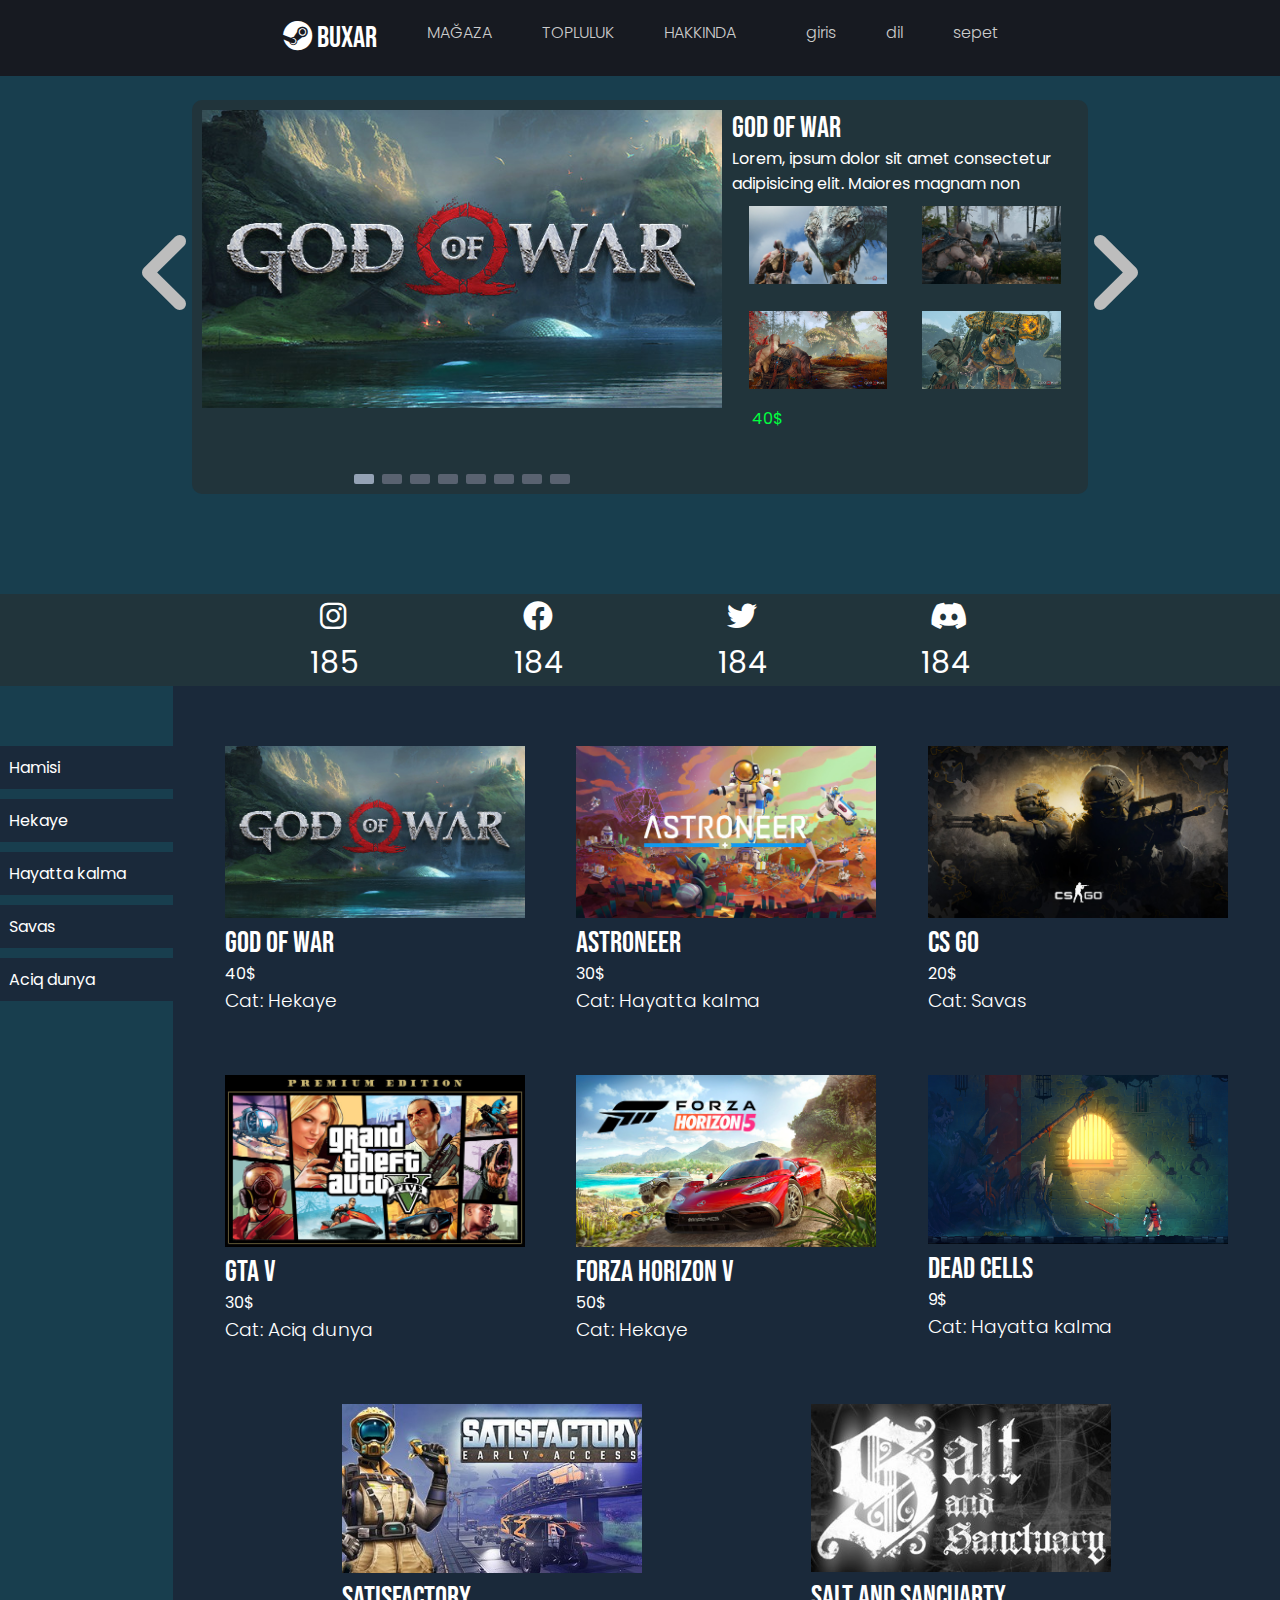
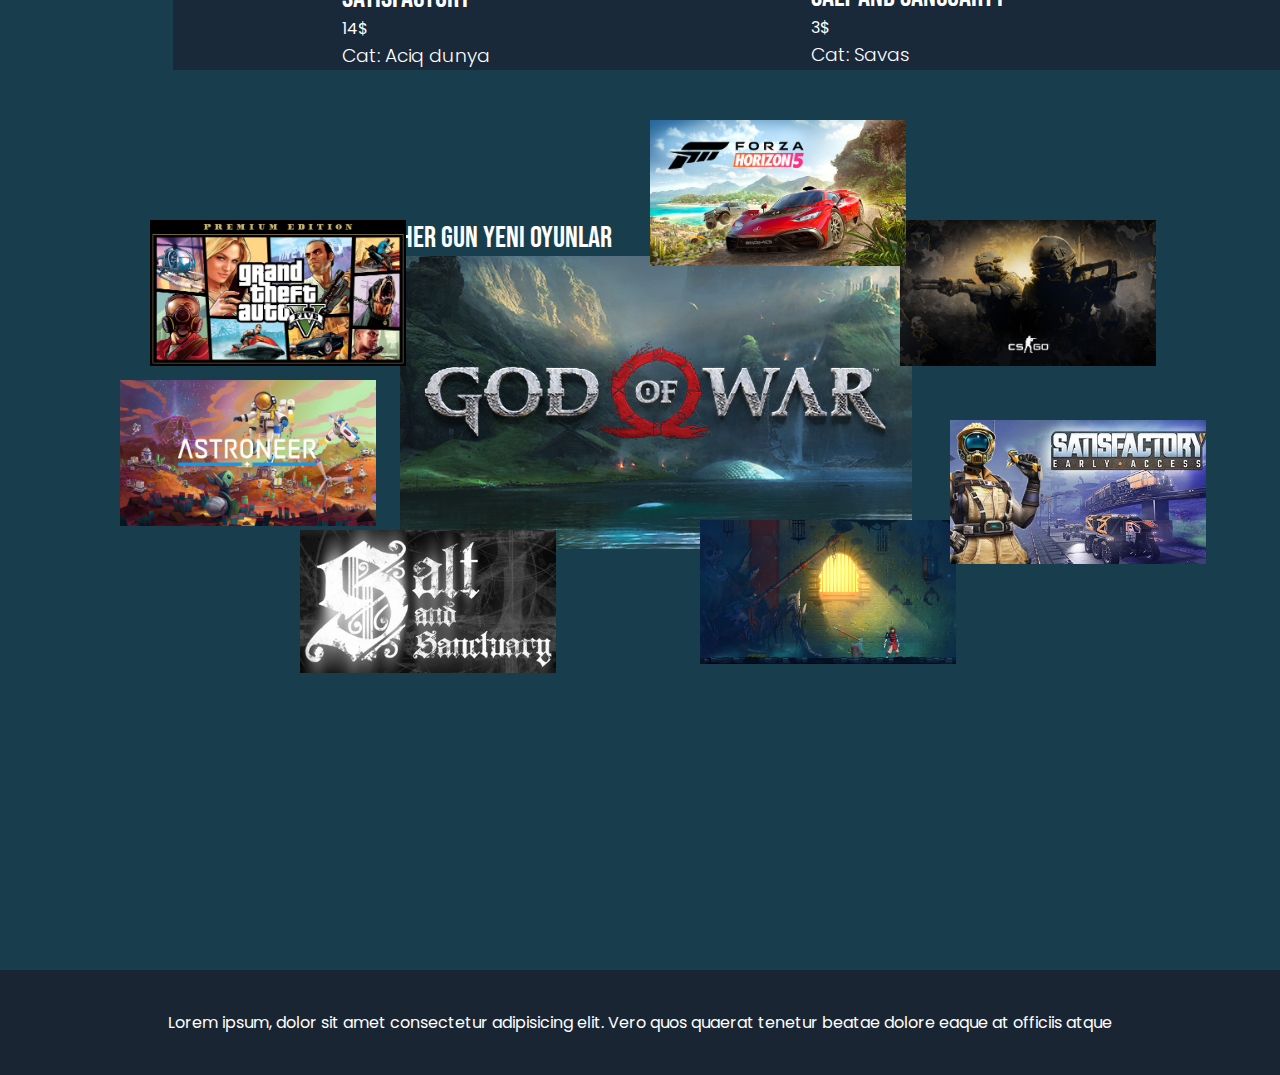
<file: index.html>
<!DOCTYPE html>
<html lang="en">

<head>
  <meta charset="UTF-8">
  <meta http-equiv="X-UA-Compatible" content="IE=edge">
  <meta name="viewport" content="width=device-width, initial-scale=1.0">
  <link rel="stylesheet" href="https://cdnjs.cloudflare.com/ajax/libs/font-awesome/6.0.0-beta3/css/all.min.css">
  <script src="https://code.jquery.com/jquery-3.6.0.min.js"></script>
  <link rel="stylesheet" href="stil.css">
  <title>Buxar.az</title>
</head>

<body>

  <!-- nav -->
  <nav>
    <div class="abso close"><i class="fas fa-bars"></i></div> <!-- menu -->
    <div class="nav">
      <h1><i class="fab fa-steam"></i> BUXAR</h1>
      <ul class="nbul">
        <li><a class="maq">MAĞAZA</a>
          <ul>
            <li><a class="maq">ANA SAYFA</a></li>
            <li><a class="keshif" href="#head">KEŞİF KUYRUĞU</a></li>
            <li><a>İSTEK LİSTESİ</a></li>
          </ul>
        </li>
        <li><a>TOPLULUK</a>
          <ul>
            <li><a>ANA SAYFA</a></li>
            <li><a>TARTIŞMALAR</a></li>
            <li><a>ATÖLYE</a></li>
          </ul>
        </li>
        <li><a href="hakkinda.html">HAKKINDA</a></li>
        <div class="df2">
          <p class="pgir qeyd"><a>giris</a>
            <li><a class="dil">dil</a>
              <ul>
                <li><a>Rahatdısa sən dəyiş</a></li>
              </ul>
            </li>
            <a class="spt">sepet</a>
          </p>
        </div>
      </ul>
    </div>
    <div class="remenucl">
      <div class="remenu">
        <a>
          <div class="rebor qeyd rempl2 close">Giris ele</div>
        </a>
        <div class="rebor maga">
          <div class="divi">
            <p>Magaza</p> <i class="firlan fas fa-chevron-up"></i>
          </div>
          <ul>
            <li><a class="maq close">Ana sayfa</a></li>
            <li><a class="keshif close">KEŞİF KUYRUĞU</a></li>
            <li><a>İSTEK LİSTESİ</a></li>
          </ul>
        </div>
        <div class="rebor top">
          <div class="divi">
            <p>Topluluk</p> <i class="firlan fas fa-chevron-up"></i>
          </div>
          <ul>
            <li><a>ANA SAYFA</a></li>
            <li><a>TARTIŞMALAR</a></li>
            <li><a>ATÖLYE</a></li>
          </ul>
        </div>
        <a href="hakkinda.html">
          <div class="rebor rempl2">Hakkında</div>
        </a>
        <a>
          <div class="spt rebor rempl2 close">Sepet</div>
        </a>
        <div class="rebor maga2">
          <div class="divi">
            <p>Dil</p> <i class="firlan fas fa-chevron-up"></i>
          </div>
          <ul>
            <li>Rahatdısa sən dəyiş</li>
          </ul>
        </div>
        <div class="icons">

          <div class="icon"><i class="fab fa-instagram"></i></div>
          <div class="icon"><i class="fab fa-facebook"></i></div>
          <div class="icon"><i class="fab fa-twitter"></i></div>
          <div class="icon"><i class="fab fa-discord"></i></div>
        </div>
      </div>
    </div>
  </nav>

  <!-- header -->
  <header class="g" id="head">
    <div class="ic" id="ileft"><i class="fas fa-angle-left"></i></div>
    <div class="orta" say="1">
      <div class="sek1">
        <div class="mydrug">
          <img class="sek111" src="./sekil/gw/gw1.jpg" alt="">
        </div>
        <div class="btolan">
        </div>
      </div>
      <div class="ortas">
        <div>
          <h1 id="oa">God of war</h1>
          <p>Lorem, ipsum dolor sit amet consectetur adipisicing elit. Maiores magnam non</p>
        </div>
        <div class="s4sek">
          <div><img class="sek2" src="./sekil/gw/gw2.jpg" alt=""></div>
          <div><img class="sek3" src="./sekil/gw/gw3.jpg" alt=""></div>
          <div><img class="sek4" src="./sekil/gw/gw4.jpg" alt=""></div>
          <div><img class="sek5" src="./sekil/gw/gw5.jpg" alt=""></div>
        </div>
        <div>
          <p class="doller">40$</p>
        </div>
      </div>
    </div>
    <div class="ic" id="iright"><i class="fas fa-angle-right"></i></div>
  </header>
  <!-- say art -->
  <section class="vtr g">
    <div class="inst vt">
      <div><i class="fab fa-instagram"></i></div>
      <div>
        <p>0</p>
      </div>
    </div>
    <div class="fc vt">
      <div><i class="fab fa-facebook"></i></div>
      <div>
        <p>0</p>
      </div>
    </div>
    <div class="tw vt">
      <div><i class="fab fa-twitter"></i></div>
      <div>
        <p>0</p>
      </div>
    </div>
    <div class="dsc vt">
      <div><i class="fab fa-discord"></i></div>
      <div>
        <p>0</p>
      </div>
    </div>
  </section>

  <!-- category -->
  <section class="sepet g">
    <div class="jsul">
      <ul>
        <li class="all">Hamisi</li>
      </ul>
    </div>
    <div class="spoy">
    </div>
  </section>

  <section class="sec g">
    <div class="t1 f">
      <div></div>
    </div>
    <div class="t2 f">
      <div></div>
    </div>
    <div class="t3 f">
      <div></div>
    </div>
    <div class="t4 f">
      <div></div>
    </div>
    <div class="t5 f">
      <div></div>
    </div>
    <div class="t6 f">
      <div></div>
    </div>
    <div class="t7 f">
      <div></div>
    </div>
    <div class="t8 f">
      <div></div>
    </div>
    <div class="hsek">
      <div class="hsek10">
        <h1>Her gun yeni oyunlar</h1><img src="./sekil/gw/gw1.jpg" alt="">
      </div>
      <div class="hsek1 js1"><img src="./sekil/as/as1.jpg" alt=""></div>
      <div class="hsek2 js1"><img src="./sekil/cs/cs1.jpg" alt=""></div>
      <div class="hsek3 js1"><img src="./sekil/dc/dc1.jpg" alt=""></div>
      <div class="hsek4 js3"><img src="./sekil/fz/fz1.jpg" alt=""></div>
      <div class="hsek5 js2"><img src="./sekil/gt/gt1.jpg" alt=""></div>
      <div class="hsek6 js2"><img src="./sekil/sf/sf1.jpg" alt=""></div>
      <div class="hsek7 js2"><img src="./sekil/ss/ss1.jpg" alt=""></div>
    </div>
  </section>

  <div id="div2">
    <section class="s2">
      <div class="orta2" say="1">
        <div class="sek12">
          <img src="./sekil/gw/gw1.jpg" alt="">
        </div>
        <div class="ortas">
          <div class="oa2">
            <h1 id="oa2">God of war</h1>
            <p>Lorem, ipsum dolor sit amet consectetur adipisicing elit. Maiores magnam non</p>
          </div>
          <div class="s4sek">
            <div><img class="sek22" src="./sekil/gw/gw2.jpg" alt=""></div>
            <div><img class="sek32" src="./sekil/gw/gw3.jpg" alt=""></div>
            <div><img class="sek42" src="./sekil/gw/gw4.jpg" alt=""></div>
            <div><img class="sek52" src="./sekil/gw/gw5.jpg" alt=""></div>
          </div>
          <div>
            <p class="doller2">40$</p>
          </div>
        </div>
      </div>
    </section>
    <div class="ff1"><button saybtn="1" id="btn">sepete elave et</button></div>
    <div class="ff12"><i>Sepete elave olundu</i></div>
    <div class="ff2">Lorem, ipsum dolor sit amet consectetur adipisicing elit. Recusandae minima accusamus earum qui
      quibusdam reprehenderit temporibus, quam provident ducimus animi voluptas labore, asperiores debitis, nostrum
      delectus ut blanditiis obcaecati explicabo?
      Est distinctio, vel odio id non consectetur optio repudiandae veniam dolor ea soluta magni praesentium cum dolorum
      quaerat fuga aut nobis</div>
  </div>

  <section class="sepet2 gg">
    <div id="sepet2"></div>
    <div class="hisse1">
      <div id="total">Total 0$</div>
      <div>
        <button id="clear">clear</button>
        <button>al getsin</button>
      </div>
    </div>
  </section>

<div class="main2">
  <div class="main">
    <div class="signup">
      <!-- <form> -->
        <h1>Qeydiyyat</h1>
        <input type="text" placeholder="İstifadəçi adınız" asp-for="UserAd" class="signin">
        <input type="password" placeholder="Şifrə" asp-for="UserParol" class="signin">
        <input type="password" placeholder="Təkrar Şifrə" asp-for="ReParol" class="signin">
        <button class="buton">Göndər</button>
      <!-- </form> -->
      <div class="qeydiyyat">
        <a>
          <h2>Hesabınız var ? Daxil Ol</h2>
        </a>
      </div>
    </div>
  </div>
</div>

  <footer>
    <p>Lorem ipsum, dolor sit amet consectetur adipisicing elit. Vero quos quaerat tenetur beatae dolore eaque at
      officiis atque</p>
  </footer>
  <!-- js -->
  <script src="easy1.js"></script>
</body>

</html>
</file>
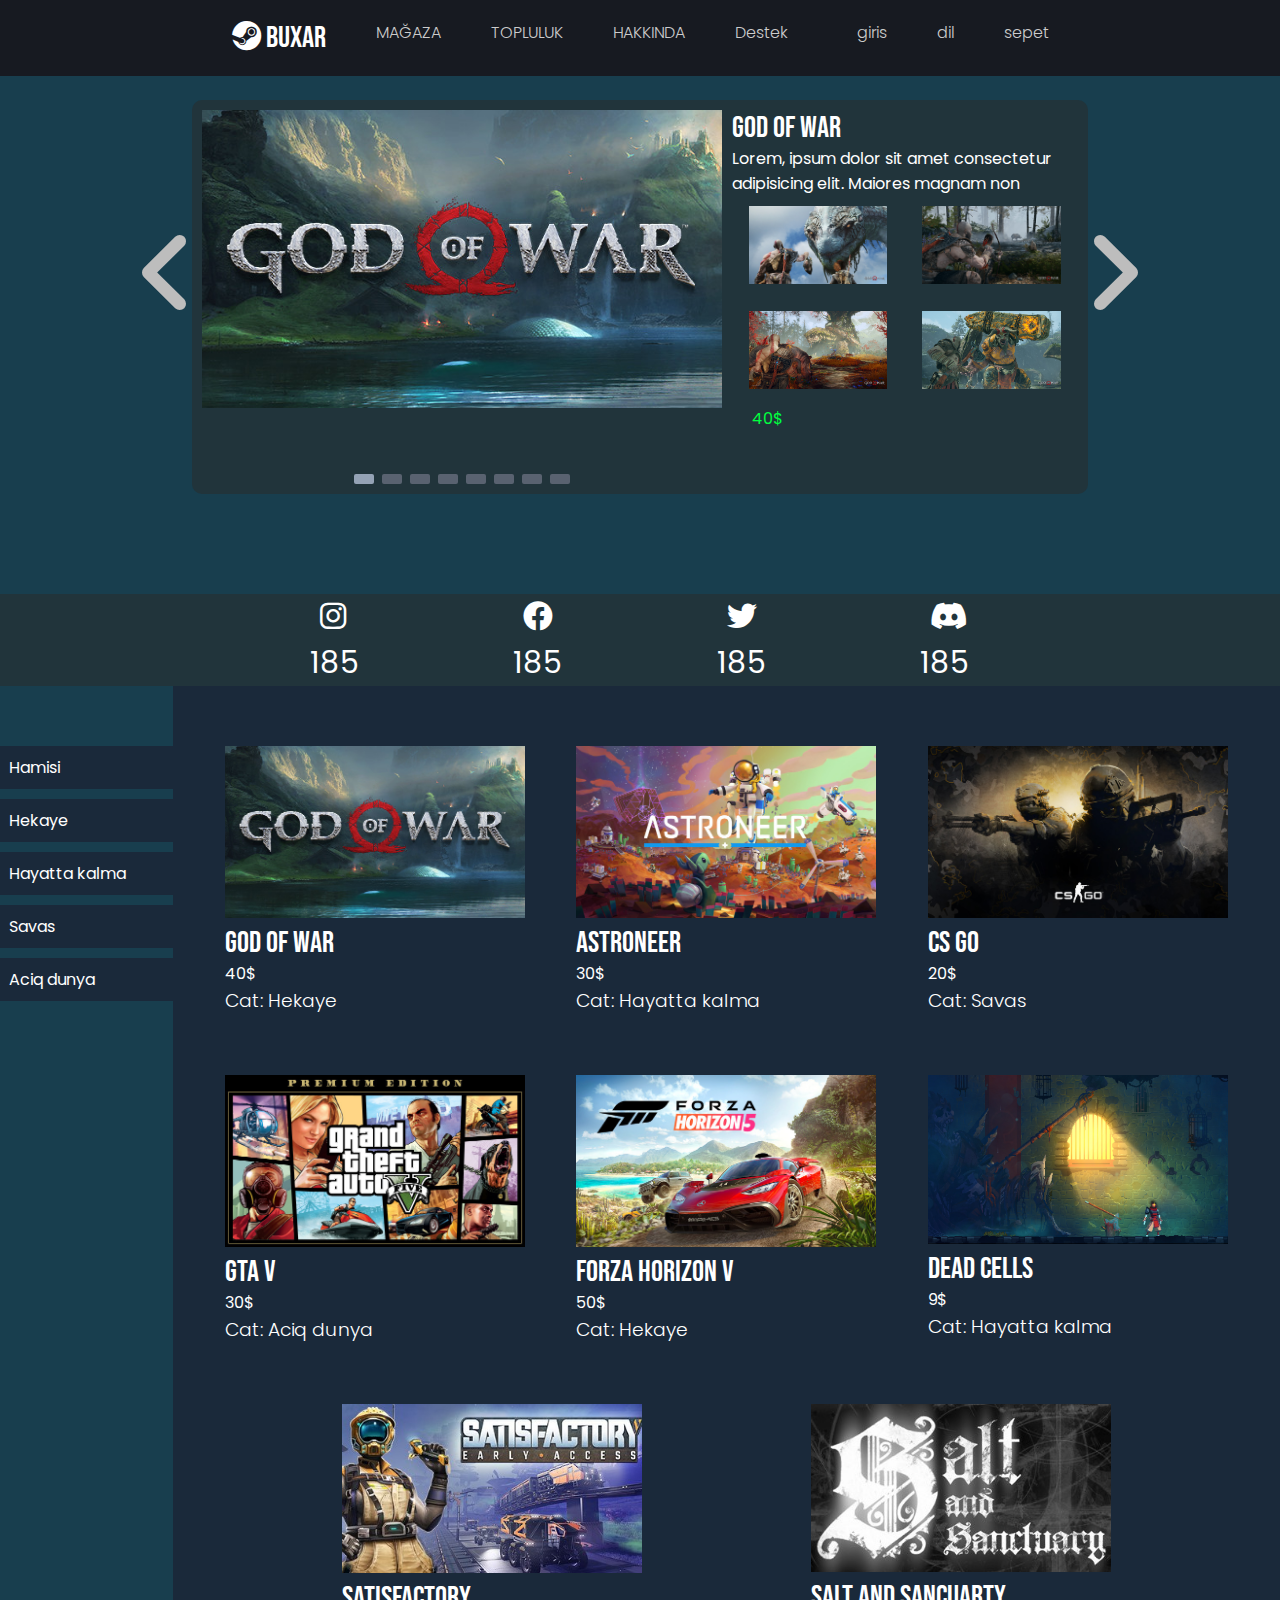
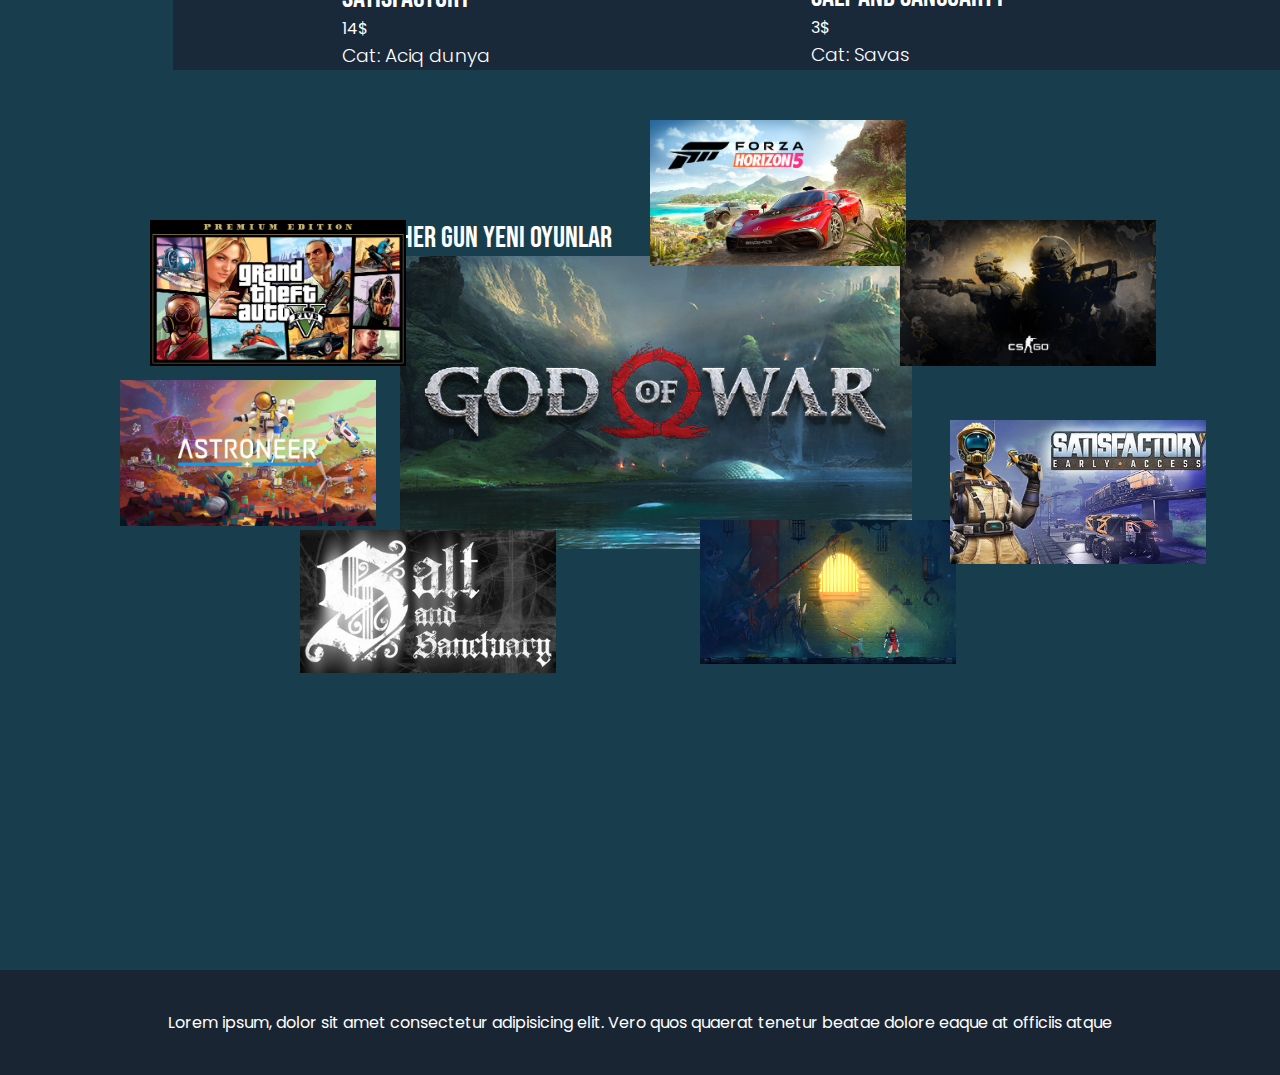
<file: getdik.html>
<!DOCTYPE html>
<html lang="en">

<head>
  <meta charset="UTF-8">
  <meta http-equiv="X-UA-Compatible" content="IE=edge">
  <meta name="viewport" content="width=device-width, initial-scale=1.0">
  <link rel="stylesheet" href="https://cdnjs.cloudflare.com/ajax/libs/font-awesome/6.0.0-beta3/css/all.min.css">
  <script src="https://code.jquery.com/jquery-3.6.0.min.js"></script>
  <link rel="stylesheet" href="stil.css">
  <title>Unne dolemetias</title>
</head>

<body>

  <!-- nav -->
  <nav>
    <div class="abso"><i class="fas fa-bars"></i></div> <!-- menu -->
    <div class="nav">
      <h1><i class="fab fa-steam"></i> BUXAR</h1>
      <ul class="nbul">
        <li><a >MAĞAZA</a>
          <ul>
            <li><a class="maq">ANA SAYFA</a></li>
            <li><a class="keshif">KEŞİF KUYRUĞU</a></li>
            <li><a>İSTEK LİSTESİ</a></li>
          </ul>
        </li>
        <li><a>TOPLULUK</a>
          <ul>
            <li><a>ANA SAYFA</a></li>
            <li><a>TARTIŞMALAR</a></li>
            <li><a>ATÖLYE</a></li>
          </ul>
        </li>
        <li><a>HAKKINDA</a></li>
        <li><a>Destek</a></li>
        <div class="df2">
          <p class="pgir qeyd"><a>giris</a>
            <li><a class="dil">dil</a>
              <ul>
                <li><a>Rahatdısa sən dəyiş</a></li>
              </ul>
            </li>
            <a class="spt">sepet</a>
          </p>
        </div>
      </ul>
    </div>
    <div class="remenucl">
      <div class="remenu">
        <a>
          <div class="rebor qeyd">Giris ele</div>
        </a>
        <div class="rebor maga">
          <div class="divi maga2">
            <p>Magaza</p> <i class="firlan fas fa-chevron-up"></i>
          </div>
          <ul>
            <li><a class="maq">Ana sayfa</a></li>
            <li><a class="keshif">KEŞİF KUYRUĞU</a></li>
            <li><a>İSTEK LİSTESİ</a></li>
          </ul>
        </div>
        <div class="rebor top">
          <div class="divi">
            <p>Topluluk</p> <i class="firlan fas fa-chevron-up"></i>
          </div>
          <ul>
            <li><a>ANA SAYFA</a></li>
            <li><a>TARTIŞMALAR</a></li>
            <li><a>ATÖLYE</a></li>
          </ul>
        </div>
        <a>
          <div class="spt rebor">Sepet</div>
        </a>
      </div>
    </div>
  </nav>

  <!-- header -->
  <header class="g">
    <div class="ic" id="ileft"><i class="fas fa-angle-left"></i></div>
    <div class="orta" say="1">
      <div class="sek1">
        <div class="mydrug">
          <img class="sek111" src="./sekil/gw/gw1.jpg" alt="">
        </div>
        <div class="btolan">
        </div>
      </div>
      <div class="ortas">
        <div>
          <h1 id="oa">God of war</h1>
          <p>Lorem, ipsum dolor sit amet consectetur adipisicing elit. Maiores magnam non</p>
        </div>
        <div class="s4sek">
          <div><img class="sek2" src="./sekil/gw/gw2.jpg" alt=""></div>
          <div><img class="sek3" src="./sekil/gw/gw3.jpg" alt=""></div>
          <div><img class="sek4" src="./sekil/gw/gw4.jpg" alt=""></div>
          <div><img class="sek5" src="./sekil/gw/gw5.jpg" alt=""></div>
        </div>
        <div>
          <p class="doller">40$</p>
        </div>
      </div>
    </div>
    <div class="ic" id="iright"><i class="fas fa-angle-right"></i></div>
  </header>
  <!-- say art -->
  <section class="vtr g">
    <div class="inst vt">
      <div><i class="fab fa-instagram"></i></div>
      <div>
        <p>0</p>
      </div>
    </div>
    <div class="fc vt">
      <div><i class="fab fa-facebook"></i></div>
      <div>
        <p>0</p>
      </div>
    </div>
    <div class="tw vt">
      <div><i class="fab fa-twitter"></i></div>
      <div>
        <p>0</p>
      </div>
    </div>
    <div class="dsc vt">
      <div><i class="fab fa-discord"></i></div>
      <div>
        <p>0</p>
      </div>
    </div>
  </section>

  <!-- category -->
  <section class="sepet g">
    <div class="jsul">
      <ul>
        <li class="all">Hamisi</li>
      </ul>
    </div>
    <div class="spoy">
    </div>
  </section>

  <section class="sec g">
    <div class="t1 f">
      <div></div>
    </div>
    <div class="t2 f">
      <div></div>
    </div>
    <div class="t3 f">
      <div></div>
    </div>
    <div class="t4 f">
      <div></div>
    </div>
    <div class="t5 f">
      <div></div>
    </div>
    <div class="t6 f">
      <div></div>
    </div>
    <div class="t7 f">
      <div></div>
    </div>
    <div class="t8 f">
      <div></div>
    </div>
    <div class="hsek">
      <div class="hsek10">
        <h1>Her gun yeni oyunlar</h1><img src="./sekil/gw/gw1.jpg" alt="">
      </div>
      <div class="hsek1 js1"><img src="./sekil/as/as1.jpg" alt=""></div>
      <div class="hsek2 js1"><img src="./sekil/cs/cs1.jpg" alt=""></div>
      <div class="hsek3 js1"><img src="./sekil/dc/dc1.jpg" alt=""></div>
      <div class="hsek4 js3"><img src="./sekil/fz/fz1.jpg" alt=""></div>
      <div class="hsek5 js2"><img src="./sekil/gt/gt1.jpg" alt=""></div>
      <div class="hsek6 js2"><img src="./sekil/sf/sf1.jpg" alt=""></div>
      <div class="hsek7 js2"><img src="./sekil/ss/ss1.jpg" alt=""></div>
    </div>
  </section>

  <div id="div2">
    <section class="s2">
      <div class="orta2" say="1">
        <div class="sek12">
          <img src="./sekil/gw/gw1.jpg" alt="">
        </div>
        <div class="ortas">
          <div class="oa2">
            <h1 id="oa2">God of war</h1>
            <p>Lorem, ipsum dolor sit amet consectetur adipisicing elit. Maiores magnam non</p>
          </div>
          <div class="s4sek">
            <div><img class="sek22" src="./sekil/gw/gw2.jpg" alt=""></div>
            <div><img class="sek32" src="./sekil/gw/gw3.jpg" alt=""></div>
            <div><img class="sek42" src="./sekil/gw/gw4.jpg" alt=""></div>
            <div><img class="sek52" src="./sekil/gw/gw5.jpg" alt=""></div>
          </div>
          <div>
            <p class="doller2">40$</p>
          </div>
        </div>
      </div>
    </section>
    <div class="ff1"><button saybtn="1" id="btn">sepete elave et</button></div>
    <div class="ff12"><i>Sepete elave olundu</i></div>
    <div class="ff2">Lorem, ipsum dolor sit amet consectetur adipisicing elit. Recusandae minima accusamus earum qui
      quibusdam reprehenderit temporibus, quam provident ducimus animi voluptas labore, asperiores debitis, nostrum
      delectus ut blanditiis obcaecati explicabo?
      Est distinctio, vel odio id non consectetur optio repudiandae veniam dolor ea soluta magni praesentium cum dolorum
      quaerat fuga aut nobis fugit suscipit aliquid doloremque culpa officiis quos? Architecto, nobis.
      Am perspiciatis in provident assumenda facilis quibusdam natus quidem dolores eos, architecto adipisci unde
      pariatur laboriosam earum erro</div>
  </div>

  <section class="sepet2 gg">
    <div id="sepet2"></div>
    <div class="hisse1">
      <div id="total">Total 0$</div>
      <div>
        <button id="clear">clear</button>
        <button>al getsin</button>
      </div>
    </div>
  </section>

<div class="main2">
  <div class="main">
    <div class="signup">
      <div asp-validation-summary="All" class="newcss3"></div>
      <form asp-action="Register" asp-controller="Hello" method="post">
        <h1>Qeydiyyat</h1>
        <input type="text" placeholder="İstifadəçi adınız" asp-for="UserAd" class="signin">
        <input type="password" placeholder="Şifrə" asp-for="UserParol" class="signin">
        <input type="password" placeholder="Təkrar Şifrə" asp-for="ReParol" class="signin">
        <button type="submit" class="buton">Göndər</button>
      </form>
      <div class="qeydiyyat">
        <a href="Loqin">
          <h2>Hesabınız var ? Daxil Ol</h2>
        </a>
      </div>
    </div>
  </div>
</div>

  <footer>
    <p>Lorem ipsum, dolor sit amet consectetur adipisicing elit. Vero quos quaerat tenetur beatae dolore eaque at
      officiis atque</p>
  </footer>
  <!-- js -->
  <script src="easy1.js"></script>
</body>

</html>
</file>
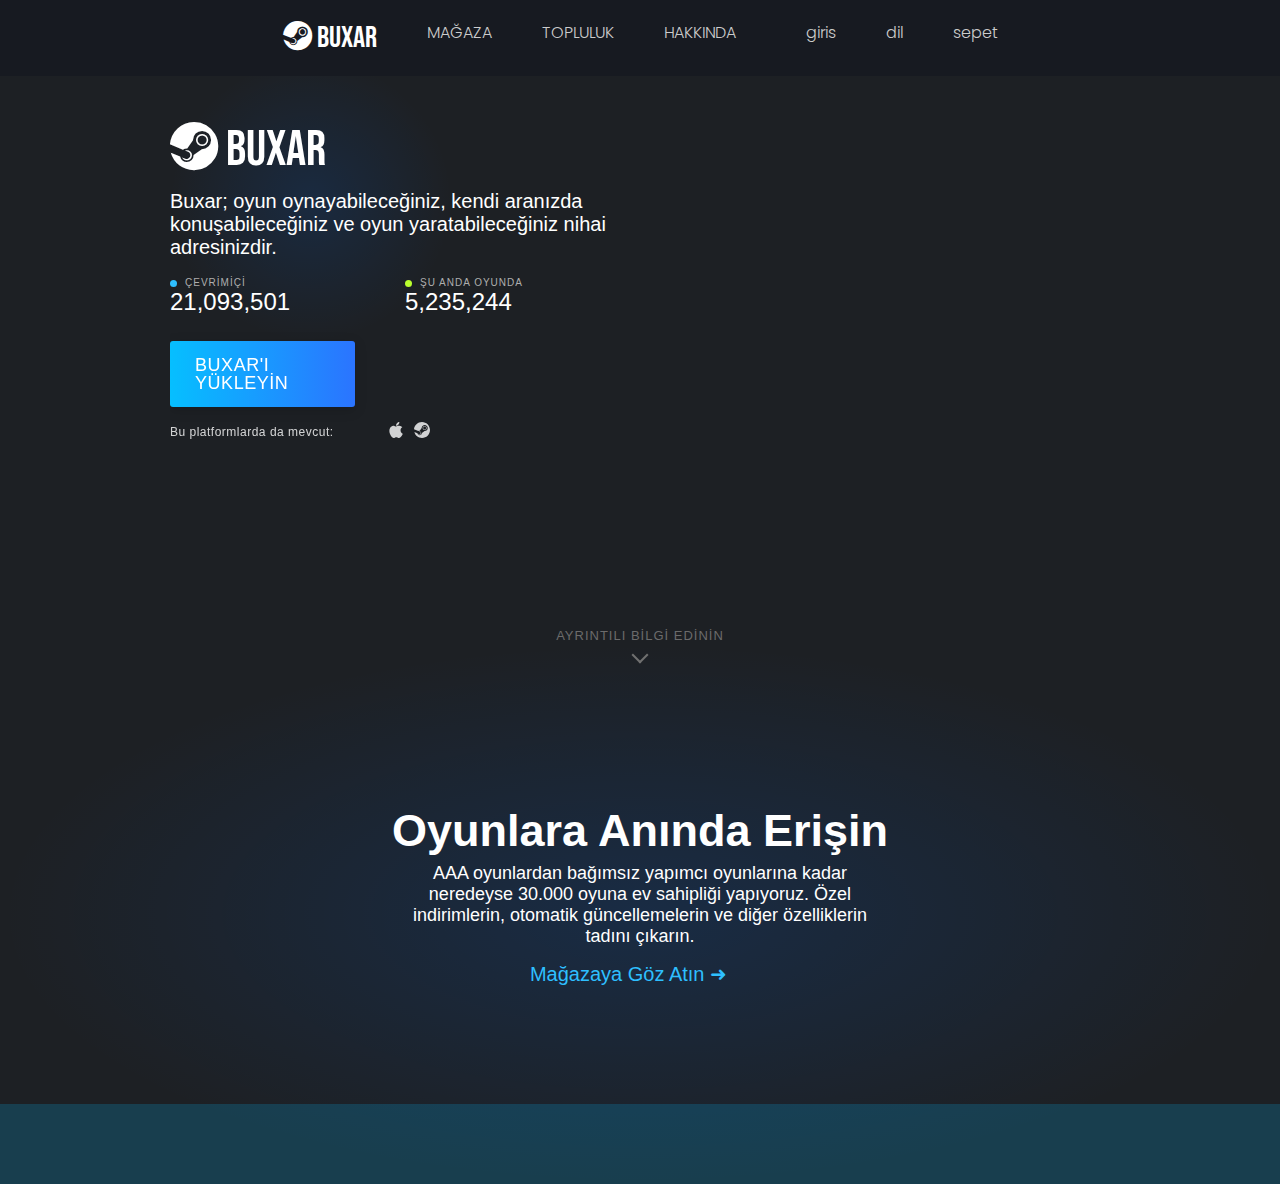
<file: hakkinda.html>
<!DOCTYPE html>
<!-- saved from url=(0037)https://store.steampowered.com/about/ -->
<html class=" responsive" lang="tr">

<head>
	<meta http-equiv="Content-Type" content="text/html; charset=UTF-8">

	<meta name="viewport" content="width=device-width,initial-scale=1">
	<meta name="theme-color" content="#171a21">
	<title>Steam hakkında</title>

	<link href="./Steam, Üstün Çevrimiçi Oyun Platformu_files/motiva_sans.css" rel="stylesheet" type="text/css">
	<!-- <link href="./Steam, Üstün Çevrimiçi Oyun Platformu_files/store.css" rel="stylesheet" type="text/css"> -->
	<link href="./Steam, Üstün Çevrimiçi Oyun Platformu_files/styles_about.css" rel="stylesheet" type="text/css">
  <link rel="stylesheet" href="https://cdnjs.cloudflare.com/ajax/libs/font-awesome/6.0.0-beta3/css/all.min.css">
  <script src="https://code.jquery.com/jquery-3.6.0.min.js"></script>

	<link rel="stylesheet" href="stil.css"> 	

</head>

<body class="v6 promoannounce responsive_page" cz-shortcut-listen="true">

	<nav>
    <div class="abso close"><i class="fas fa-bars"></i></div> <!-- menu -->
    <div class="nav">
      <h1><i class="fab fa-steam"></i> BUXAR</h1>
      <ul class="nbul">
        <li><a class="maq" href="index.html">MAĞAZA</a>
          <ul>
            <li><a class="maq">ANA SAYFA</a></li>
            <li><a class="keshif" href="#head">KEŞİF KUYRUĞU</a></li>
            <li><a>İSTEK LİSTESİ</a></li>
          </ul>
        </li>
        <li><a>TOPLULUK</a>
          <ul>
            <li><a>ANA SAYFA</a></li>
            <li><a>TARTIŞMALAR</a></li>
            <li><a>ATÖLYE</a></li>
          </ul>
        </li>
        <li><a href="hakkinda.html">HAKKINDA</a></li>
        <div class="df2">
          <p class="pgir qeyd"><a>giris</a>
            <li><a class="dil">dil</a>
              <ul>
                <li><a>Rahatdısa sən dəyiş</a></li>
              </ul>
            </li>
            <a class="spt">sepet</a>
          </p>
        </div>
      </ul>
    </div>
    <div class="remenucl">
      <div class="remenu">
        <a>
          <div class="rebor qeyd rempl2 close">Giris ele</div>
        </a>
        <div class="rebor maga">
          <div class="divi">
            <p>Magaza</p> <i class="firlan fas fa-chevron-up"></i>
          </div>
          <ul>
            <li><a class="maq close" href="index.html">Ana sayfa</a></li>
            <li><a class="keshif close">KEŞİF KUYRUĞU</a></li>
            <li><a>İSTEK LİSTESİ</a></li>
          </ul>
        </div>
        <div class="rebor top">
          <div class="divi">
            <p>Topluluk</p> <i class="firlan fas fa-chevron-up"></i>
          </div>
          <ul>
            <li><a>ANA SAYFA</a></li>
            <li><a>TARTIŞMALAR</a></li>
            <li><a>ATÖLYE</a></li>
          </ul>
        </div>
        <a href="hakkinda.html">
          <div class="rebor rempl2">Hakkında</div>
        </a>
        <a>
          <div class="spt rebor rempl2 close">Sepet</div>
        </a>
        <div class="rebor maga2">
          <div class="divi">
            <p>Dil</p> <i class="firlan fas fa-chevron-up"></i>
          </div>
          <ul>
            <li>Rahatdısa sən dəyiş</li>
          </ul>
        </div>
      </div>
    </div>
  </nav>


	<div class="responsive_page_frame with_header">
		<div class="responsive_page_content">
			<div class="responsive_page_template_content" id="responsive_page_template_content"
				data-panel="{&quot;autoFocus&quot;:true}">



				<div id="about_header_area">
					<div class="about_area_inner_wrapper">
						<div id="about_monitor_video">
							<video width="100%" height="auto" autoplay="" muted="" loop=""
								poster="https://cdn.akamai.steamstatic.com/store/about/videos/about_hero_loop_web.png">
								<source src="https://cdn.akamai.steamstatic.com/store/about/videos/about_hero_loop_web.webm"
									type="video/webm">
								<source src="https://cdn.akamai.steamstatic.com/store/about/videos/about_hero_loop_web.mp4"
									type="video/mp4">
							</video>
							<div id="about_monitor_video_gradient"></div>
						</div>
						<div id="about_header">
							<div id="about_greeting">
								<div class="stmlg"><i class="fab fa-steam"></i> BUXAR
									</div>
								<div class="about_subtitle">Buxar; oyun oynayabileceğiniz, kendi aranızda konuşabileceğiniz ve oyun
									yaratabileceğiniz nihai adresinizdir.</div>
								<div class="online_stats">
									<div class="online_stat">
										<div class="online_stat_label gamers_online">çevrimiçi</div>
										21,093,501
									</div>
									<div class="online_stat">
										<div class="online_stat_label gamers_in_game">şu anda oyunda</div>
										5,235,244
									</div>
								</div>

								<div class="about_install_wrapper">
									<div class="about_install win ">
										<!-- href="https://cdn.akamai.steamstatic.com/client/installer/SteamSetup.exe" -->
										<a
											class="about_install_steam_link">Buxar'ı Yükleyin</a>
									</div>
									<div class="installer_list">
										<div class="available_platforms">
											Bu platformlarda da mevcut:
										</div>

										<a class="platform_icon" href="https://cdn.akamai.steamstatic.com/client/installer/steam.dmg">
											<img src="./Steam, Üstün Çevrimiçi Oyun Platformu_files/icon-macos.svg">
										</a>
										<a class="platform_icon" href="https://cdn.akamai.steamstatic.com/client/installer/steam.deb">
											<img src="./Steam, Üstün Çevrimiçi Oyun Platformu_files/icon-steamos.svg">
										</a>
									</div>
								</div>
							</div>
						</div>
					</div>
					<!-- 
						href="https://store.steampowered.com/about/#about_games_cta_area"
					 -->
					<div class="learn_more_btn">
						<a class="smooth_scroll"> Ayrıntılı bilgi edinin <span class="down_arrow"></span>
						</a>
					</div>
				</div>

				<div id="about_games_cta_area">
					<div class="about_games_cta_bg"></div>
					<div class="about_area_inner_wrapper">
						<div id="about_games_cta">
							<div class="cta_content">
								<h2 class="cta_title">
									Oyunlara Anında Erişin </h2>
								<div class="cta_text">
									AAA oyunlardan bağımsız yapımcı oyunlarına kadar neredeyse 30.000 oyuna ev sahipliği yapıyoruz. Özel
									indirimlerin, otomatik güncellemelerin ve diğer özelliklerin tadını çıkarın. </div>
								<div class="cta_btn">
									<!-- href="https://store.steampowered.com/" -->
									<a>Mağazaya Göz Atın </a>
								</div>
							</div>
						</div>
					</div>
				</div>
			</div>
		</div>
	</div>
  <script src="easy1.js"></script>

</body>

</html>
</file>
<file: stil.css>
@import url(https://fonts.googleapis.com/css2?family=Poppins:wght@100;200;300;400;500;600;800;900&display=swap);
/* font-family: 'Poppins', sans-serif; */
@import url(https://fonts.googleapis.com/css2?family=Bebas+Neue&display=swap);

/*  font-family: 'Bebas Neue', display;  */
* {
  padding: 0;
  margin: 0;
  box-sizing: border-box;
}

body {
  font-family: 'Poppins', sans-serif;
  background-color: #183e4e;
}

nav {
  width: 100%;
  color: white;
  background-color: #171a21;
  position: fixed;
  opacity: 1000;
  z-index: 100;
}

.nav {
  width: 100%;
  display: flex;
  justify-content: center;
  padding: 20px;
}

h1 {
  font-family: 'Bebas Neue', display;
  font-weight: 100;
  font-size: 30px;
}

.nbul {
  display: flex;
  margin-left: 50px;
  font-family: 'Poppins', sans-serif;
  font-weight: 300;
}

.nbul li {
  margin-right: 50px;
  list-style-type: none;
  position: relative;
  display: block;
}

.nbul ul {
  padding: 10px 15px;
  margin: 0 0 0 -15px;
  background-color: #171a21;
  position: absolute;
  display: none;
}

.nbul ul li {
  margin: 0;
}

.nbul li:hover ul {
  display: block;
}

.nav a:hover {
  color: white;
}

.nav a {
  text-decoration: none;
  color: rgb(204, 204, 204);
}

.pgir {
  margin-left: 20px;
}

.remenucl {
  width: 0%;
  height: 100vh;
  background-color: rgba(0, 0, 0, 0.658);
  position: absolute;
  overflow: hidden;
}

.remenu {
  width: 300px;
  height: 100vh;
  background-color: #171a21;
  color: #bdbdbd;
  overflow: hidden;
  font-family: 'Poppins', sans-serif;
}

.rebor {
  font-size: 32px;
  border-top: 1px solid gray;
  border-bottom: 1px solid black;
  overflow: hidden;
  height: 60px;
}

.rempl2{
  padding-left: 5px;
}

.divi {
  padding: 5px;
  width: 300px;
  display: flex;
  border-bottom: 1px solid black;
  justify-content: space-between;
}

.remenu a {
  text-decoration: none;
  color: rgb(204, 204, 204);
}

.remenu ul {
  list-style-type: none;
  padding: 0px 20px;
}

.firlan {
  transition: 300ms;
}

.abso {
  margin: 20px;
  position: absolute;
  font-size: 30px;
  display: none;
}

.icons{
  height: 100vh;
  /* padding-top: 40vh; */
  font-size: 30px;

}
.icon{
  margin-left: 10px;
  display: inline-block;
}

@media(max-width:768px) {
  .nbul {
    display: none;
  }

  .abso {
    display: block;
  }
}

.overfh {
  overflow-y: hidden;
}

.bgcm {
  background-color: #192533
}

/* header */

header {
  width: 100%;
  padding: 100px 0px;
  display: flex;
  justify-content: center;
}

.ic {
  margin: 100px 0px;
  color: #bdbdbd;
  font-size: 100px;
}

.ic:hover {
  color: #f0f0f0;
}

.orta {
  width: 70%;
  padding: 10px;
  border-radius: 10px;
  display: flex;
  background-color: rgb(33, 52, 59);
}

.orta2 {
  width: 70%;
  padding: 10px;
  border-radius: 10px;
  display: flex;
  background-color: rgb(33, 52, 59);
}

.sek1 {
  width: 60%;
  margin-right: 10px;
  /* height: 358px; */
}

.mydrug {
  height: 358px;
}

.btolan {
  width: 100%;
  padding: 6px 0 0 0;
  display: flex;
  justify-content: center;
}

.btolan button {
  width: 20px;
  height: 10px;
  margin: 0 4px;
  border-radius: 2px;
  border: none;
  background-color: #596270;
}

.btolan button:hover {
  background-color: #7d8897;
}

.sek12 {
  width: 60%;
  margin-right: 10px;
}

.ortas {
  width: 40%;
}

img {
  width: 100%;
}

.ortas {
  color: white;
}

.s4sek {
  display: flex;
  flex-wrap: wrap;
}

.s4sek div {
  width: 40%;
  margin: 10px auto;
}

.doller {
  margin-left: 20px;
  color: rgb(0, 255, 64);
}

@media(max-width:768px) {
  .orta {
    display: block;
  }

  .ortaorta {
    display: block;
  }

  .sek1 {
    width: 100%;
    height: 160px;
  }

  .sek12 {
    width: 100%;
    height: 160px;
  }

  .btolan {
    display: none;
  }

  .ortas {
    width: 100%;
  }
}

/* section vtr */

.vtr {
  width: 100%;
  background-color: rgb(33, 52, 59);
  color: white;
  font-family: 'Poppins', sans-serif;
  display: flex;
  justify-content: center;
  font-size: 30px;
  margin-bottom: -80px;
}

.vt {
  margin: 0px 6%;
}

.vt i {
  padding-left: 20%;
}

.vt div {
  width: 50px;
}

.vt p {
  float: right;
}

/* section sepet */
.flx {
  margin: 80px 10px 5px;
}

.flx button {
  padding: 5px 13px;
  color: white;
  border-radius: 6px;
}

#cart {
  background-color: rgb(29, 147, 177);
}

#tem {
  background-color: rgb(214, 16, 16);
}

.sepet {
  padding-top: 80px;
  display: flex;
  color: white;
}

.jsul {
  width: 200px;
  padding: 50px 0px;
  background-color: #183e4e;
  ;
}

.jsul ul li {
  margin: 10px 0px;
  padding: 5px;
  border: 4px solid #1a293a;
  list-style-type: none;
}


.blue {
  background-color: #1a293a;
}

.spoy {
  width: 100%;
  display: flex;
  flex-wrap: wrap;
  justify-content: space-evenly;
  background-color: #1a293a  ;
}

.spoy a {
  text-decoration: none;
  color: white;
}

.sek {
  margin-top: 60px;
  width: 300px;
}

.sek:hover {
  background-color: rgba(192, 192, 192, 0.37);
}

h3 {
  font-weight: 300;
}

@media(max-width:768px) {
  .sepet {
    display: block;
    color: white;
  }

  .jsul {
    width: 100%;
    padding: 50px 0 10px;
  }
}

/* sec */
.sec {
  width: 100%;
  height: 100vh;
  background-color: #183e4e;
  position: relative;
  overflow: hidden;
  opacity: 1;
  z-index: 10;
}

.f div {
  position: absolute;
  border-radius: 50%;
  width: 24px;
  height: 24px;
  background-color: rgba(0, 38, 255, 0.3);
}

.f {
  display: none;
  position: absolute;
  border-radius: 50%;
  justify-content: center;
  align-items: center;
  width: 48px;
  height: 48px;
  background-color: rgba(0, 38, 255, 0.15);
  z-index: 3;
}

.t1 {
  transition: 20ms;
}

.t2 {
  transition: 25ms;
}

.t3 {
  transition: 30ms;
}

.t4 {
  transition: 35ms;
}

.t5 {
  transition: 40ms;
}

.t6 {
  transition: 45ms;
}

.t7 {
  transition: 50ms;
}

.t8 {
  transition: 55ms;
}

.hsek {
  width: 100%;
  height: 100vh;
  position: relative;
}

.hsek10 {
  width: 40%;
  margin: 150px 0px 0px 400px;
  position: absolute;
}

.hsek1 {
  width: 20%;
  margin: 310px 0px 0px 120px;
  position: absolute;
}

.hsek2 {
  width: 20%;
  margin: 150px 0px 0px 900px;
  position: absolute;
}

.hsek3 {
  width: 20%;
  margin: 450px 0px 0px 700px;
  position: absolute;
}

.hsek4 {
  width: 20%;
  margin: 50px 0px 0px 650px;
  position: absolute;
}

.hsek5 {
  width: 20%;
  margin: 150px 0px 0px 150px;
  position: absolute;
}

.hsek6 {
  width: 20%;
  margin: 350px 0px 0px 950px;
  position: absolute;
}

.hsek7 {
  width: 20%;
  margin: 460px 0px 0px 300px;
  position: absolute;
}

.hsek10 h1 {
  color: white;
}

@media(max-width:768px) {
  .sec {
    height: 60vh;
  }

  .hsek10 {
    width: 80%;
    margin: 150px 0px 0px 40px;
  }

  .hsek1 {
    width: 20%;
    margin: 50px 0px 0px 20px;
  }

  .hsek2 {
    width: 20%;
    margin: 50px 0px 0px 100px;
  }

  .hsek3 {
    width: 20%;
    margin: 50px 0px 0px 180px;
  }

  .hsek4 {
    width: 20%;
    margin: 400px 0px 0px 50px;
  }

  .hsek5 {
    width: 20%;
    margin: 400px 0px 0px 80px;
  }

  .hsek6 {
    width: 20%;
    margin: 400px 0px 0px 160px;
  }

  .hsek7 {
    width: 20%;
    margin: 400px 0px 0px 250px;
  }
}


footer {
  background-color: #192533;
  color: white;
  padding: 40px;
  text-align: center;
}

.s2 {
  width: 100%;
  padding: 100px 0px 0px;
  display: flex;
  justify-content: center;
}

.ff1 {
  background-color: #183e4e;
  color: white;
  padding: 15px;
  text-align: center;
}

.ff12 {
  padding: 20px;
  width: 70%;
  margin: auto;
  background-color: rgb(7, 88, 7);
  text-align: center;
  color: white;
  font-size: 24px;
}


.ff1 button {
  width: 200px;
  height: 50px;
  font-size: large;
}

.ff2 {
  background-color: #192533;
  color: white;
  padding: 40px;
  text-align: center;
}

.sepet2 {
  padding: 100px 28%;
  color: white;
}

.hisse {
  width: 600px;
  padding: 20px;
  background-color: #222;
  display: none;
  justify-content: space-between;
}

.hisse1 {
  width: 600px;
  padding: 20px;
  background-color: #222;
  display: flex;
  justify-content: space-between;
}

.sad {
  width: 140px;
}

.ssay button {
  background-color: #444;
  color: white;
  padding: 2px 7px;
  border-radius: 1cm;
  border: 2px solid white;
}

.spul {
  width: 100px;
  display: none;
}

.img {
  width: 80px;
}

.df2 {
  display: flex;
}

.dil {
  margin-left: 50px;
}

@media(max-width:768px) {
  .orta2 {
    width: 100%;
    padding: 10px 0px 0px;
    display: block;
  }

  .sek12 {
    margin-bottom: 100px;
  }

  .oa2 {
    margin-left: 20px;
  }

  .ff12 {
    width: 100%;
  }
  .ff2 {
    padding: 0px;
    font-size: small;
  }

  .sepet2 {
    padding: 80px 0 0;
  }

  .hisse {
    width: 100%;
  }

  .hisse1 {
    width: 100%;
  }
}

/* giris */
.main2{
  padding-top: 120px;
}
.main {
  width: 360px;
  height: 520px;
  margin: 100px;
  margin: auto;
  border-radius: 10px;
  box-shadow: 5px 20px 50px #000;
}

.signin {
  width: 60%;
  height: 20px;
  justify-content: center;
  display: flex;
  margin: 26px auto;
  padding: 10px;
  border: none;
  background-color: #bfbfbf;
  outline: none;
  border-radius: 5px;
}

.buton {
  font-family: 'Roboto', sans-serif;
  width: 60%;
  height: 40px;
  justify-content: center;
  display: block;
  transition: 0.3s;
  color: white;
  background: rgb(163, 0, 0);
  font-size: 16px;
  font-weight: bold;
  margin: auto;
  margin-top: 20px;
  outline: none;
  border: none;
  border-radius: 5px;
  cursor: pointer;
}

::placeholder {
  font-family: 'Comfortaa', cursive;
  font-weight: 600;
  color: black;
  font-size: 12px;
}

.buton:hover {
  background: white;
  color: black;
}

.login {
  margin: 60px 0;
}

.login a {
  text-decoration: none;
}

.login h2 {
  color: black;
  font-size: 14px;
  text-align: center;
  padding: 20px;
}

.qeydiyyat {
  margin: 31px 0;
}

.qeydiyyat a {
  text-decoration: none;
}

.qeydiyyat h2 {
  color: white;
  font-size: 16px;
  text-align: center;
  padding: 20px;
}

.signup h1 {
  color: white;
  font-size: 35px;
  text-align: center;
  padding: 64px 0;
  font-weight: bold;
  cursor: pointer;
  font-family: 'Jost', sans-serif !important;
}

.signup a {
  text-decoration: none;
}

.signup a:hover {
  text-decoration: underline;
}

.giris h1 {
  color: white;
  font-size: 35px;
  text-align: center;
  padding: 85px 0;
  font-weight: bold;
  cursor: pointer;
  font-family: 'Jost', sans-serif !important;
}

.giris a {
  text-decoration: none;
}

.giris a:hover {
  text-decoration: underline;
}

.stmlg{
  font-size: 50px;
  font-family: 'Bebas Neue';
}

@media(max-width:768px) {
  .f{
    display: none;
  }
  .js1{
    display: none;
  }
  .js2{
    display: none;
  }
  .js3{
    display: none;
  }
}
</file>
<file: Steam, Üstün Çevrimiçi Oyun Platformu_files/motiva_sans.css>
/*
 Font: 		Motiva Sans
 URL: 		http://www.youworkforthem.com/product.php?sku=T2982
 Foundry: 	Niramekko
 Foundry: 	http://www.youworkforthem.com/designer/293/niramekko
 Copyright:	Copyright  2011 by Rodrigo Saiani. All rights reserved.
 Version: 	1.0
 Created:	August 09, 2012
 License: 	http://www.youworkforthem.com/font-license
 License: 	The WebFont(s) listed in this document must follow the YouWorkForThem
			 WebFont license rules. All other parties are strictly restricted
			 from using the WebFonts(s) listed without a purchased license.
			 All details above must always remain unaltered and visible in your CSS.
 */

@font-face {
	font-family: 'Motiva Sans';
	src: url('https://store.akamai.steamstatic.com/public/shared/fonts/MotivaSans-Regular.ttf?v=4.015') format('truetype');
	font-weight: normal;
	font-style: normal;
}

@font-face {
	font-family: 'Motiva Sans';
	src: url('https://store.akamai.steamstatic.com/public/shared/fonts/MotivaSans-Light.ttf?v=4.015') format('truetype');
	font-weight: 300; /* Light */
	font-style: normal;
}

@font-face {
	font-family: 'Motiva Sans';
	src: url('https://store.akamai.steamstatic.com/public/shared/fonts/MotivaSans-Thin.ttf?v=4.015') format('truetype');
	font-weight: 200; /* Ultra-Light / Thin */
	font-style: normal;
}

@font-face {
	font-family: 'Motiva Sans';
	src: url('https://store.akamai.steamstatic.com/public/shared/fonts/MotivaSans-Medium.ttf?v=4.015') format('truetype');
	font-weight: 500; /* Medium */
	font-style: normal;
}

@font-face {
	font-family: 'Motiva Sans';
	src: url('https://store.akamai.steamstatic.com/public/shared/fonts/MotivaSans-Bold.ttf?v=4.015') format('truetype');
	font-weight: bold;
	font-style: normal;
}

@font-face {
	font-family: 'Motiva Sans';
	src: url('https://store.akamai.steamstatic.com/public/shared/fonts/MotivaSans-RegularItalic.ttf?v=4.015') format('truetype');
	font-weight: normal;
	font-style: italic;
}

@font-face {
	font-family: 'Motiva Sans';
	src: url('https://store.akamai.steamstatic.com/public/shared/fonts/MotivaSans-LightItalic.ttf?v=4.015') format('truetype');
	font-weight: 300; /* Light */
	font-style: italic;
}

@font-face {
	font-family: 'Motiva Sans';
	src: url('https://store.akamai.steamstatic.com/public/shared/fonts/MotivaSans-BoldItalic.ttf?v=4.015') format('truetype');
	font-weight: bold;
	font-style: italic;
}

@font-face {
	font-family: 'Motiva Sans';
	src: url('https://store.akamai.steamstatic.com/public/shared/fonts/MotivaSans-Black.ttf?v=4.015') format('truetype');
	font-weight: 900; /* Black */
	font-style: normal;
}
</file>
<file: Steam, Üstün Çevrimiçi Oyun Platformu_files/styles_about.css>
/* CSS Document */

/*fix global header z-index with video issue */
#global_header {
	position: relative;
	z-index: 9;
}

body.v6 #footer_spacer {
	height: 210px;
}

body.v6.chinaabout #footer_spacer {
	height: 265px;
}

body .responsive_page_template_content, body.v6 .responsive_page_template_content {
			font-family: "Motiva Sans", Sans-serif;
		font-weight: 500; /* medium */

			background: #1D2024;
	color: #fff;
}
html.responsive.touch .responsive_page_template_content {
	padding-bottom: 0 !important;
}

img {
	max-width: 100%;
}

body.v6 .responsive_page_template_content h2, body.v6 .responsive_page_template_content h1 {
			font-family: "Motiva Sans", Sans-serif;
		font-weight: bold; /* bold */

			font-size: 8vw;
	line-height: 1.2;
	text-transform: none;
	letter-spacing: normal;
	margin-bottom: 2vw;
}
@media only screen and (min-width: 768px) {
	body.v6 .responsive_page_template_content h2, body.v6 .responsive_page_template_content h1 {
		font-size: 35px;
		margin-bottom: 10px;
		line-height: 1;
	}
}
@media only screen and (min-width: 970px) {
	body.v6 .responsive_page_template_content h2, body.v6 .responsive_page_template_content h1 {
		font-size: 45px;
		margin-bottom: 10px;
		line-height: 1;
	}
}

body.v6 .responsive_page_template_content h3 {
			font-family: "Motiva Sans", Sans-serif;
		font-weight: bold; /* bold */

			font-size: 6vw;
	margin-bottom: 2vw;
}
@media only screen and (min-width: 768px) {
	body.v6 .responsive_page_template_content h3 {
			font-family: "Motiva Sans", Sans-serif;
		font-weight: bold; /* bold */

				font-size: 20px;
		margin-bottom: 10px;
	}
}

.about_area_inner_wrapper {
	max-width: 940px;
	position: relative;
	margin: 0 auto;
	padding-left: 6vw;
	padding-right: 6vw;
}
@media only screen and (min-width: 768px) {
	.about_area_inner_wrapper {
		padding-left: 16px;
		padding-right: 16px;
	}
}
@media only screen and (min-width: 970px) {
	.about_area_inner_wrapper {
		padding-left: 0;
		padding-right: 0;
	}
}


.about_subtitle, .cta_text, .feature_text {
			font-family: "Motiva Sans", Sans-serif;
		font-weight: 300; /* light */

			font-size: 4.5vw;
	color: #fff;
	font-weight: 200;
}
@media only screen and (min-width: 768px) {
	.about_subtitle {
		font-size: 18px;
	}
	.cta_text, .feature_text {
		font-size: 15px;
	}
}
@media only screen and (min-width: 970px) {
	.about_subtitle {
		font-size: 20px;
	}
	.cta_text {
		font-size: 18px;
	}
}
@media only screen and (min-width: 1300px) {
	.about_subtitle {
		font-size: 24px;
	}
	.cta_text {
		font-size: 20px;
	}
}


.cta_text, .feature_text {
		font-family: "Motiva Sans", Sans-serif;
		font-weight: 300; /* light */

		}

#about_header_area {
	padding-bottom: 10vw;
	overflow: hidden;
}
@media only screen and (min-width: 768px) {
	#about_header_area {
		min-height: 60vw;
		padding-bottom: 40px;
		position: relative;
	}
}
@media only screen and (min-width: 970px) {
	#about_header_area {
		min-height: 55vw;
	}
}
@media only screen and (min-width: 1300px) {
	#about_header_area {
		min-height: 600px;
		padding-bottom: 100px;
	}
}


#about_header {
	margin: 0 auto;
	overflow: hidden;
	padding-top: 80vw;
	padding-bottom: 15vw;
}
@media only screen and (min-width: 768px) {
	#about_header {
		width: 50%;
		padding-top: 10vw;
		float: left;
		padding-bottom: 0;
	}
	#about_header:after {
		content: "";
		display: table;
		clear: both;
	}
	#about_header:before {
		content: "";
		position: absolute;
		left: 0;
		right: 70%;
		top:0;
		height: 400px;
		background-image: radial-gradient(circle closest-side, rgba(0, 111, 255, 0.13), transparent);
		background-size: 100%;
		background-repeat: no-repeat;
		background-position: center center;
	}
}
@media only screen and (min-width: 970px) {
	#about_header {
		max-width: 500px;
		padding-top: 120px;
		float: left;
		padding-bottom: 0;
	}
}

#about_header:after {
	content: "";
	display: table;
	clear: both;
}

#about_monitor_video {
	position: absolute;
	top: -12vw;
	right: 0;
	left: -20vw;
	width: 120vw;
}
@media only screen and (min-width: 768px) {
	#about_monitor_video {
		width: 60%;
		right: 0;
		top: -5vw;
		left: 40%;
	}
}
@media only screen and (min-width: 970px) {
	#about_monitor_video {
		width: 800px;
		top: -100px;
		left: 35%;
	}
}

#about_monitor_video_gradient {
	background-image: radial-gradient(ellipse farthest-side, rgba(0, 111, 255, 0.15), transparent);
	background-size: 100%;
	background-repeat: no-repeat;
	background-position: center center;
	position: absolute;
	top: 0;
	bottom: 0;
	right: 0;
	left: -10%;

}

#about_greeting {
	position: relative;
}

#about_greeting .about_install_wrapper {
	margin-top: 7vw;
}
@media only screen and (min-width: 768px) {
	#about_greeting .about_install_wrapper {
		margin-top: 25px;
	}
}


.steam_logo {
	width: 50vw;
}
@media only screen and (min-width: 768px) {
	.steam_logo {
		width: 70%;
	}
}
@media only screen and (min-width: 970px) {
	.steam_logo {
		width: 240px;
	}
}

.about_subtitle {
	margin-top: 5vw;
}
@media only screen and (min-width: 768px) {
	.about_subtitle {
		margin-top: 10px;
	}
}

#about_header_area .learn_more_btn {
	text-align: center;
	display: none;
	position: relative;
	z-index: 3;
}
@media only screen and (min-width: 768px) {
	#about_header_area .learn_more_btn {
		display: block;
		position: absolute;
		left: 0;
		right: 0;
		width: 100%;
		bottom: 40px;
	}
}

#about_header_area .learn_more_btn a {
	color: #6B6B6B;
	font-size: 3.5vw;
	text-transform: uppercase;
	letter-spacing: 1px;
}
@media only screen and (min-width: 768px) {
	#about_header_area .learn_more_btn a {
		font-size: 13px;
	}
}

#about_header_area .learn_more_btn .down_arrow {
	display: block;
	margin-top: 5px;
}
#about_header_area .learn_more_btn .down_arrow:after {
	content: "";
	border: solid #707070;
	border-width: 0 2px 2px 0;
	display: inline-block;
	padding: 5px;
	transform: rotate(45deg);
	-webkit-transform: rotate(45deg);
}

/* Online Stats */
.online_stats {
	margin-top: 5vw;
}
@media only screen and (min-width: 768px) {
	.online_stats {
		margin-top: 18px;
		margin-bottom: 25px;
	}
}

.online_stats:after {
	content: "";
	display: table;
	clear: both;
}

.online_stat {
			font-family: "Motiva Sans", Sans-serif;
		font-weight: 300; /* light */

			float: left;
	width: 50%;
	font-size: 6vw;
}
@media only screen and (min-width: 768px) {
	.online_stat {
		font-size: 24px;
	}
}
.online_stat_label {
			font-family: "Motiva Sans", Sans-serif;
		font-weight: 500; /* medium */

			position: relative;
	padding-left: 4vw;
	color: #AEAEAE;
	text-transform: uppercase;
	font-size: 3vw;
	letter-spacing: 0.2vw;
}
@media only screen and (min-width: 768px) {
	.online_stat_label {
		font-size: 10px;
		letter-spacing: 1px;
		padding-left: 15px;
	}
}

.online_stat_label:before {
	content: "";
	position: absolute;
	left: 0;
	top: 1vw;
	width: 2vw;
	height: 2vw;
	border-radius: 50%;
	background-color: #fff;
}
@media only screen and (min-width: 768px) {
	.online_stat_label:before {
		width: 7px;
		height: 7px;
		top: 3px;
	}
}

.online_stat_label.gamers_in_game:before {
	background-color: #BAFF2E;
}

.online_stat_label.gamers_online:before {
	background-color: #2EBFFF;
}

/* About Install */
@media only screen and (min-width: 768px) {
	.about_install_wrapper {
		width: 80%;
	}
}
@media only screen and (min-width: 970px) {
	.about_install_wrapper {
		width: 260px;
	}
}

.about_install_steam_link {
	display: block;
	text-transform: uppercase;
	width: calc(100% - 75px);
	padding: 15px 50px 15px 25px;
	border-radius: 3px;
	filter: drop-shadow(0px 3px 6px rgba(0, 0, 0, 0.16));
	font-size: 18px;
	line-height: 1;
	letter-spacing: 0.03em;
	text-align: left;
	color: #fff;
	position: relative;
		font-family: "Motiva Sans", Sans-serif;
		font-weight: normal; /* normal */

			background: linear-gradient(to right, #06bfff 50%, #2b74ff 100%);
	background-size: 200%;
	background-position: right 0;
	transition: background-position 300ms ease-in;
}
.about_install_steam_link:hover {
	background-position: 0 0;
}
@-webkit-keyframes AnimationName {
	0%{background-position:0% 50%}
	50%{background-position:100% 50%}
	100%{background-position:0% 50%}
}
@-moz-keyframes AnimationName {
	0%{background-position:0% 50%}
	50%{background-position:100% 50%}
	100%{background-position:0% 50%}
}
@keyframes AnimationName {
	0%{background-position:0% 50%}
	50%{background-position:100% 50%}
	100%{background-position:0% 50%}
}

.about_install.mobile .about_install_steam_link {
	width: calc( 100% - 50px );
	padding-right: 25px;
	text-align: center;
}

.about_install:not(.mobile) .about_install_steam_link:after {
	content: "";
	background-position: top right;
	background-size: auto 100%;
	background-repeat: no-repeat;
	width: 18px;
	height: 18px;
	position: absolute;
	right: 25px;
}

.about_install.win:not(.mobile) .about_install_steam_link:after {
	background-image: url('https://cdn.akamai.steamstatic.com/store/about/icon-windows.svg');
}

.about_install.mac:not(.mobile) .about_install_steam_link:after {
	background-image: url('https://cdn.akamai.steamstatic.com/store/about/icon-macos.svg');
}

.about_install.linux:not(.mobile) .about_install_steam_link:after {
	background-image: url('https://cdn.akamai.steamstatic.com/store/about/icon-steamos.svg');
}

a.about_install_steam_link:hover {
	text-decoration: none;
	color: #fff;
}

.installer_list {
	margin-top: 5vw;
	opacity: 0.60;
			font-family: "Motiva Sans", Sans-serif;
		font-weight: 300; /* light */

			font-size: 3vw;
	line-height: 6vw;
	display: flex;
	letter-spacing: 0.5px;
	flex-flow: row;
	align-content: center;
}
@media only screen and (min-width: 768px) {
	.installer_list {
		margin-top: 15px;
		font-size: 12px;
		line-height: 20px;
		opacity: 0.80;
		justify-content: end;
	}
}

.installer_list .available_platforms {
	display: inline-block;
}

.installer_list .platform_icon {
	display: inline-block;
	width: 4vw;
	height: auto;
	margin-left: 3vw;
}
@media only screen and (min-width: 768px) {
	.installer_list .platform_icon {
		display: block;
		width: 16px;
		margin-left: 10px;
	}
	.installer_list .platform_icon:nth-child(2) {
		margin-left: auto;
	}
}

.installer_list .platform_icon img {
	max-width: 100%;
	height: auto;
}

/* CTAs */
#about_games_cta  {
	text-align: center;
	margin-left: 2vw;
	margin-right: 2vw;
}
#about_games_cta .cta_content {
	position: relative;
	z-index: 99;
}
@media only screen and (min-width: 768px) {
	#about_games_cta  {
		width: 60%;
		margin-left: 0;
		margin-right: 0;
	}
}

@media only screen and (min-width: 768px) {
	#about_games_cta .cta_content {
		max-width: 600px;
		margin: 0 auto;
	}
	#about_games_cta .cta_content .cta_text {
		width: 80%;
		margin-left: auto;
		margin-right: auto;
	}
}


#about_games_cta_area {
	position: relative;
	padding-bottom: 5vw;
	margin-bottom: 15vw;
	padding-top: 10vw;
}
@media only screen and (min-width: 768px) {
	#about_games_cta_area {
		padding-bottom: 200px;
		padding-top: 200px;
		margin-bottom: 40px;
		min-height: 400px;
	}
}

#about_games_cta_area .about_games_cta_bg {
	background-image: radial-gradient(ellipse farthest-side, rgba(0, 111, 255, 0.15), transparent);
	background-size: 100%;
	background-repeat: no-repeat;
	background-position: center center;
	position: absolute;
	top: -15%;
	bottom: -20%;
	left: 0;
	right: 0;
}
#about_games_cta_area .about_area_inner_wrapper {
	overflow: hidden;
}
@media only screen and (min-width: 768px) {
	#about_games_cta_area .about_area_inner_wrapper {
		max-width: none;
		padding: 0;
		display: flex;
		justify-content: center;
		align-items: center;
		position: absolute;
		bottom: 0;
		top: 0;
		left: 0;
		right: 0;
	}
}

#about_games_hero {
	min-height: 50vw;
	position: relative;
}
@media only screen and (min-width: 768px) {
	#about_games_hero {
		position: absolute;
		width: 100%;
		min-height: 800px;
		left: 0;
		top: 0;
	}
}

.games_col {
	position: absolute;
	top: 0;
	bottom: 0;
	width: 100%;
	display: flex;
	flex-direction: column;
	align-items: center;
	align-content: center;
	justify-content: center;
}
@media only screen and (min-width: 768px) {
	.games_col {
		height: 100%;
		width: 20%;
	}
}
@media only screen and (min-width: 1300px) {
	.games_col {
	 width: 28vw;
	}
}


@media only screen and (min-width: 768px) {
	#games_col_left {
		align-items: flex-end;
	}
}
#games_col_right {
	align-items: flex-start;
	display: none;
}
@media only screen and (min-width: 768px) {
	#games_col_right {
		display: flex;
	}
}

.game_image img {
	width: 100%;
	height: auto;
	display: block;
}
@media only screen and (min-width: 768px) {
	.game_image img {
		opacity: 0;
		transition: opacity 600ms linear;
	}
	.game_image img.visible {
		opacity: 1;
	}
}

.games_col .game_image {
	position: absolute;
}


.games_col .game_image:nth-child(1),
.games_col .game_image:nth-child(2),
.games_col .game_image:nth-child(3) {
	opacity: 0.4;
	width: 15vw;
	display: none;
}
.games_col .game_image:nth-child(1) img,
.games_col .game_image:nth-child(2) img,
.games_col .game_image:nth-child(3) img {
	box-shadow: 0px 3px 5px 0px rgba(0,0,0,0.75);
}

@media only screen and (min-width: 768px) {
	.games_col .game_image:nth-child(1),
	.games_col .game_image:nth-child(2),
	.games_col .game_image:nth-child(3) {
		width: 110px;
		display: block;
	}
}

.games_col .game_image:nth-child(4)
{
	opacity: 0.6;
	width: 18vw;
	display: none;

}
@media only screen and (min-width: 768px) {
	.games_col .game_image:nth-child(4)
	{
		width: 130px;
		display: block;
	}
}
.games_col .game_image:nth-child(4) img
{
	box-shadow: 0px 3px 5px 0px rgba(0,0,0,0.75);
}

.games_col .game_image:nth-child(5),
.games_col .game_image:nth-child(6) {
	opacity: 0.7;
	width: 32vw;
}
@media only screen and (min-width: 768px) {
	.games_col .game_image:nth-child(5),
	.games_col .game_image:nth-child(6) {
		width: 180px;
	}
}
.games_col .game_image:nth-child(5) img,
.games_col .game_image:nth-child(6) img {
	box-shadow: 0px 3px 7px 0px rgba(0,0,0,0.75);
}

.games_col .game_image:nth-child(7),
.games_col .game_image:nth-child(8) {
	opacity: 0.8;
	width: 40vw;
}
@media only screen and (min-width: 768px) {
	.games_col .game_image:nth-child(7),
	.games_col .game_image:nth-child(8) {
		width: 220px;
	}
}
.games_col .game_image:nth-child(7) img,
.games_col .game_image:nth-child(8) img {
	box-shadow: 0px 3px 10px 0px rgba(0,0,0,0.75);
}

.games_col .game_image:nth-child(9) {
	opacity: 1;
	width: 50vw;
}
@media only screen and (min-width: 768px) {
	.games_col .game_image:nth-child(9) {
		width: 280px;
	}
}
.games_col .game_image:nth-child(9) img {
	box-shadow: 0px 3px 20px 0px rgba(0,0,0,0.75);
}


#games_col_left .game_image:nth-child(5) {
	top: auto;
	bottom: 0;
	left: -5vw;
}

#games_col_left .game_image:nth-child(6) {
	top: 3vw;
	right: 0;
}

#games_col_left .game_image:nth-child(7) {
	top:21vw;
}

#games_col_left .game_image:nth-child(8) {
	bottom: 5vw;
	right: -15vw;
}
#games_col_left .game_image:nth-child(9) {
	top: 0;
	left: 0;
}
@media only screen and (min-width: 768px) {
	#games_col_right .game_image:nth-child(1) {
		left: -60px;
		top: 650px;
		bottom: auto;
	}

	#games_col_right .game_image:nth-child(2) {
		left: 300px;
		top: 250px;
		bottom: auto;
	}

	#games_col_right .game_image:nth-child(3) {
		left: 300px;
		top: 500px;
		bottom: auto;
	}

	#games_col_right .game_image:nth-child(4) {
		left: -40px;
		top: 100px;
		bottom: auto;
	}

	#games_col_right .game_image:nth-child(5) {
		left: 250px;
		top: 580px;
		bottom: auto;
	}

	#games_col_right .game_image:nth-child(6) {
		left: 180px;
		top: 120px;
		bottom: auto;
	}

	#games_col_right .game_image:nth-child(7) {
		left: 40px;
		top: 280px;
		bottom: auto;
	}

	#games_col_right .game_image:nth-child(8) {
		left: 0;
		top: 500px;
		bottom: auto;
	}

	#games_col_right .game_image:nth-child(9) {
		left: 60px;
		top: 380px;
		bottom: auto;
	}

	#games_col_left .game_image:nth-child(1) {
		right: -60px;
		top: 650px;
		bottom: auto;
	}

	#games_col_left .game_image:nth-child(2) {
		right: 300px;
		top: 250px;
		bottom: auto;
	}

	#games_col_left .game_image:nth-child(3) {
		right: 300px;
		top: 500px;
		bottom: auto;
	}

	#games_col_left .game_image:nth-child(4) {
		right: -40px;
		top: 100px;
		bottom: auto;
	}

	#games_col_left .game_image:nth-child(5) {
		right: 250px;
		top: 580px;
		bottom: auto;
		left: auto;
	}

	#games_col_left .game_image:nth-child(6) {
		right: 180px;
		top: 120px;
		bottom: auto;
	}

	#games_col_left .game_image:nth-child(7) {
		right: 40px;
		top: 280px;
		bottom: auto;
	}

	#games_col_left .game_image:nth-child(8) {
		right: 0;
		top: 500px;
		bottom: auto;
	}

	#games_col_left .game_image:nth-child(9) {
		right: 60px;
		left: auto;
		top: 380px;
		bottom: auto;
	}
}


#games_col_left {
	left: 0;
	right: auto;
}

#games_col_right {
	right: 0;
	left: auto;
}

#about_ctas_area {
	padding-bottom: 15vw;
	padding-top: 5vw;
	background: rgba(0,0,0,.21);
}
@media only screen and (min-width: 768px) {
	#about_ctas_area {
		padding-bottom: 40px;
		padding-top: 50px;
	}
}

.about_cta {
	margin: 10vw 0 0;
}
@media only screen and (min-width: 768px) {
	.about_cta {
		margin: 100px 30px;
		display: flex;
		flex-flow: row-reverse;
		justify-content: space-between;
		align-items: center;
	}
	.about_cta:nth-of-type(2n) {
		flex-flow: row;
	}

	.about_cta .cta_content {
		width: 45%;
	}
	.about_cta .cta_hero {
		width: 45%;
	}
}
@media only screen and (min-width: 970px) {
	.about_cta {
		margin-left: 0;
		margin-right: 0;

	}
	.about_cta .cta_content {
		width: 40%;
	}
	.about_cta .cta_hero {
		width: 50%;
	}
}
.about_cta .cta_hero {
	position: relative;
}

.about_cta .cta_hero img:not(.hero_complete) {
	display: none;
}

@media only screen and (min-width: 768px) {
	.about_cta .cta_hero img.hero_complete {
		visibility: hidden;
	}

	.about_cta .cta_hero img {
		transition: opacity 300ms ease-out, top 500ms ease-out;
		opacity: 0;
	}
	.about_cta .cta_hero img:nth-child(1) {
		transition-delay: 150ms;
	}
	.about_cta .cta_hero img:nth-child(2) {
		transition-delay: 350ms;
	}
	.about_cta .cta_hero img:nth-child(3) {
		transition-delay: 550ms;
	}
	.about_cta .cta_hero img:nth-child(4) {
		transition-delay: 750ms;
	}
	.about_cta .cta_hero img:not(.hero_complete) {
		position: absolute;
		top: 20%;
		display: block;
	}

	.about_cta .cta_hero img.visible {
		top: 0;
		opacity: 1;
	}
}


.cta_btn a {
	color: #2EBFFF;
	font-size: 4.5vw;
	display: block;
	margin: 5vw 0;
}
@media only screen and (min-width: 768px) {
	.cta_btn a {
		font-size: 20px;
		margin: 15px 0;
	}
}

.cta_btn a:after {
	content: "➜";
}
@media only screen and (min-width: 768px) {
	.cta_btn a:after {
		width: 40px;
		display: inline-block;
		text-align: left;
		transition: padding 100ms ease-out, width 100ms ease-out;
	}
	.cta_btn a:hover:after {
		width: 30px;
		padding-left: 10px;
	}
}

.cta_hero {
	margin-bottom: 5vw;
}
@media only screen and (min-width: 768px) {
	.cta_hero {
		margin-bottom: 0;
	}
}

#about_cta_steamworks .logo_steamworks {
	width: 40vw;
}
@media only screen and (min-width: 768px) {
	#about_cta_steamworks .logo_steamworks {
		width: 120px;
		padding-bottom: 10px;
	}
}

/* Features */

#about_steam_features_area {
	background-color: #141414;
	padding-top: 10vw;
	padding-bottom: 10vw;
}
@media only screen and (min-width: 768px) {
	#about_steam_features_area {
		padding-top: 40px;
		padding-bottom: 40px;
	}
}
@media only screen and (min-width: 768px) {
	#about_steam_features_area {
		padding-top: 100px;
		padding-bottom: 100px;
	}
}
@media only screen and (max-width: 1300px) {
	#about_steam_features_area .about_area_inner_wrapper {
		padding: 0;
	}
}


#about_steam_features {
	text-align: center;
}

#about_steam_feature_subtitle {
	margin-left: 5vw;
	margin-right: 5vw;
	font-size: 4.5vw;
			font-family: "Motiva Sans", Sans-serif;
		font-weight: 300; /* light */

		}
@media only screen and (min-width: 768px) {
	#about_steam_feature_subtitle {
		width: 375px;
		margin-left: auto;
		margin-right: auto;
		font-size: 14px;
	}
}
@media only screen and (min-width: 970px) {
	#about_steam_feature_subtitle {
		font-size: 20px;
	}
}

#about_steam_features_grid {
	margin: 10vw 0 15vw;
}
@media only screen and (min-width: 768px) {
	#about_steam_features_grid {
		display: flex;
		flex-direction: row;
		flex-wrap: wrap;
		margin: 40px auto 70px;
	}

	#about_steam_features_grid .feature {
		width: 40%;
		margin: 20px 5% 0;
	}
}
@media only screen and (min-width: 970px) {
	#about_steam_features_grid .feature {
		width: 30%;
		margin: 20px 1.5% 0;
	}
}

#about_steam_features_grid .about_feature_icon {
	margin: 0 auto -10vw;
	border-radius: 50%;
	background-image: linear-gradient(to right, #06BFFF, #2B74FF);
	width: 22vw;
	height: 22.5vw;
	display: flex;
	flex-flow: row;
	align-content: center;
	justify-content: center;
	z-index: 9;
	position: relative;
}
@media only screen and (min-width: 768px) {
	#about_steam_features_grid .about_feature_icon {
		background-color: rgba(62, 62, 62, .5);
		background-image: none;
		margin: 0 auto -42px;
		border-radius: 50%;
		width: 85px;
		height: 85px;
		transition: background-image 600ms ease;
		overflow: hidden;
	}
	#about_steam_features_grid .about_feature_icon img {
		position: relative;
		z-index: 5;
	}
	#about_steam_features_grid .about_feature_icon:after {
		background-image: linear-gradient(to right, #06BFFF, #2B74FF);
		position: absolute;
		top:0;
		left:0;
		bottom:0;
		right:0;
		content: "";
		opacity: 0;
		transition: opacity 600ms ease;
	}
	#about_steam_features_grid .feature:hover .about_feature_icon:after {
		opacity: 1;
	}
}


#about_steam_features_grid .about_feature_icon img {
	width: 60%;
	display: block;
	height: 100%;
}
@media only screen and (min-width: 768px) {
	#about_steam_features_grid .about_feature_icon img {
		width: 50%;
	}
}

.about_feature_content {
	background: rgba(42,44,45,.9);
	border-radius: 10vw;
	padding: 12vw 5vw 5vw;
	margin-left: 2vw;
	margin-right: 2vw;
	height: calc(100% - 13vw);
	box-sizing: border-box;
}
@media only screen and (min-width: 768px) {
	.about_feature_content {
		background: transparent;
		border-radius: 30px;
		padding: 50px 10px 30px;
		margin-left: 15px;
		margin-right: 15px;
		height: calc( 100% - 50px );
		transition: background 600ms ease;
	}

	.feature:hover .about_feature_content {
		background: rgba(29, 32, 36, 0.9);
	}
}

.feature_btn {
	color: #2EBFFF;
	font-size: 4vw;
	display: block;
	margin: 5vw 0 0;
}
@media only screen and (min-width: 768px) {
	.feature_btn {
		font-size: 14px;
		margin: 10px 0 0 20px;
		visibility: hidden;
		transition: visibility 150ms linear;
	}

	.feature:hover .feature_btn {
		visibility: visible;
	}
}

.feature_btn:after {
	content: "➜";
}
@media only screen and (min-width: 768px) {
	.feature_btn:after {
		width: 40px;
		display: inline-block;
		text-align: left;
		transition: padding 100ms ease-out, width 100ms ease-out;
	}
	.feature_btn:hover:after {
		width: 30px;
		padding-left: 10px;
	}
}

.slick-dots {
	margin-top: 3vw;
}

.slick-dots li {
	display: inline-block;
}

.slick-dots li button {
	all: unset;
	overflow: hidden;
	display: block;
	border: solid #fff 2px;
	border-radius: 50%;
	width: 2vw;
	height: 2vw;
	text-indent: -9999px;
	margin: 0 1vw;
}

.slick-dots li.slick-active button {
	margin-top: 0;
	border-color: transparent;
	background-image: linear-gradient(to right, #06BFFF, #2B74FF);
	background-size: calc( 100% + 8px );
	background-position: center center;
}

#about_features_more {
	text-align: left;
	margin-left: 7.5vw;
	margin-right: 7.5vw;
}
@media only screen and (min-width: 768px) {
	#about_features_more {
		margin-left: 50px;
		margin-right: 50px;
		display: flex;
		flex-direction: row;
	}

	#about_features_more .content {
		width: 40%;
	}

}
@media only screen and (min-width: 970px) {
	#about_features_more .content {
		width: 50%;
	}
}



@media only screen and (min-width: 768px) {
	#about_features_more_title {
		font-size: 30px;
	}
}

#about_features_more_text {
		font-family: "Motiva Sans", Sans-serif;
		font-weight: 300; /* light */

			font-size: 4vw;
}
@media only screen and (min-width: 768px) {
	#about_features_more_text {
		font-size: 14px;
	}
}
@media only screen and (min-width: 970px) {
	#about_features_more_text {
		font-size: 20px;
	}
}

#about_features_more .about_install_wrapper {
	margin-top: 10vw;
}
@media only screen and (min-width: 768px) {
	#about_features_more .about_install_wrapper {
		margin-top: 0;
		margin-left: auto;
		width: 260px;
	}
}

@media only screen and (min-width: 768px) {

}
</file>
